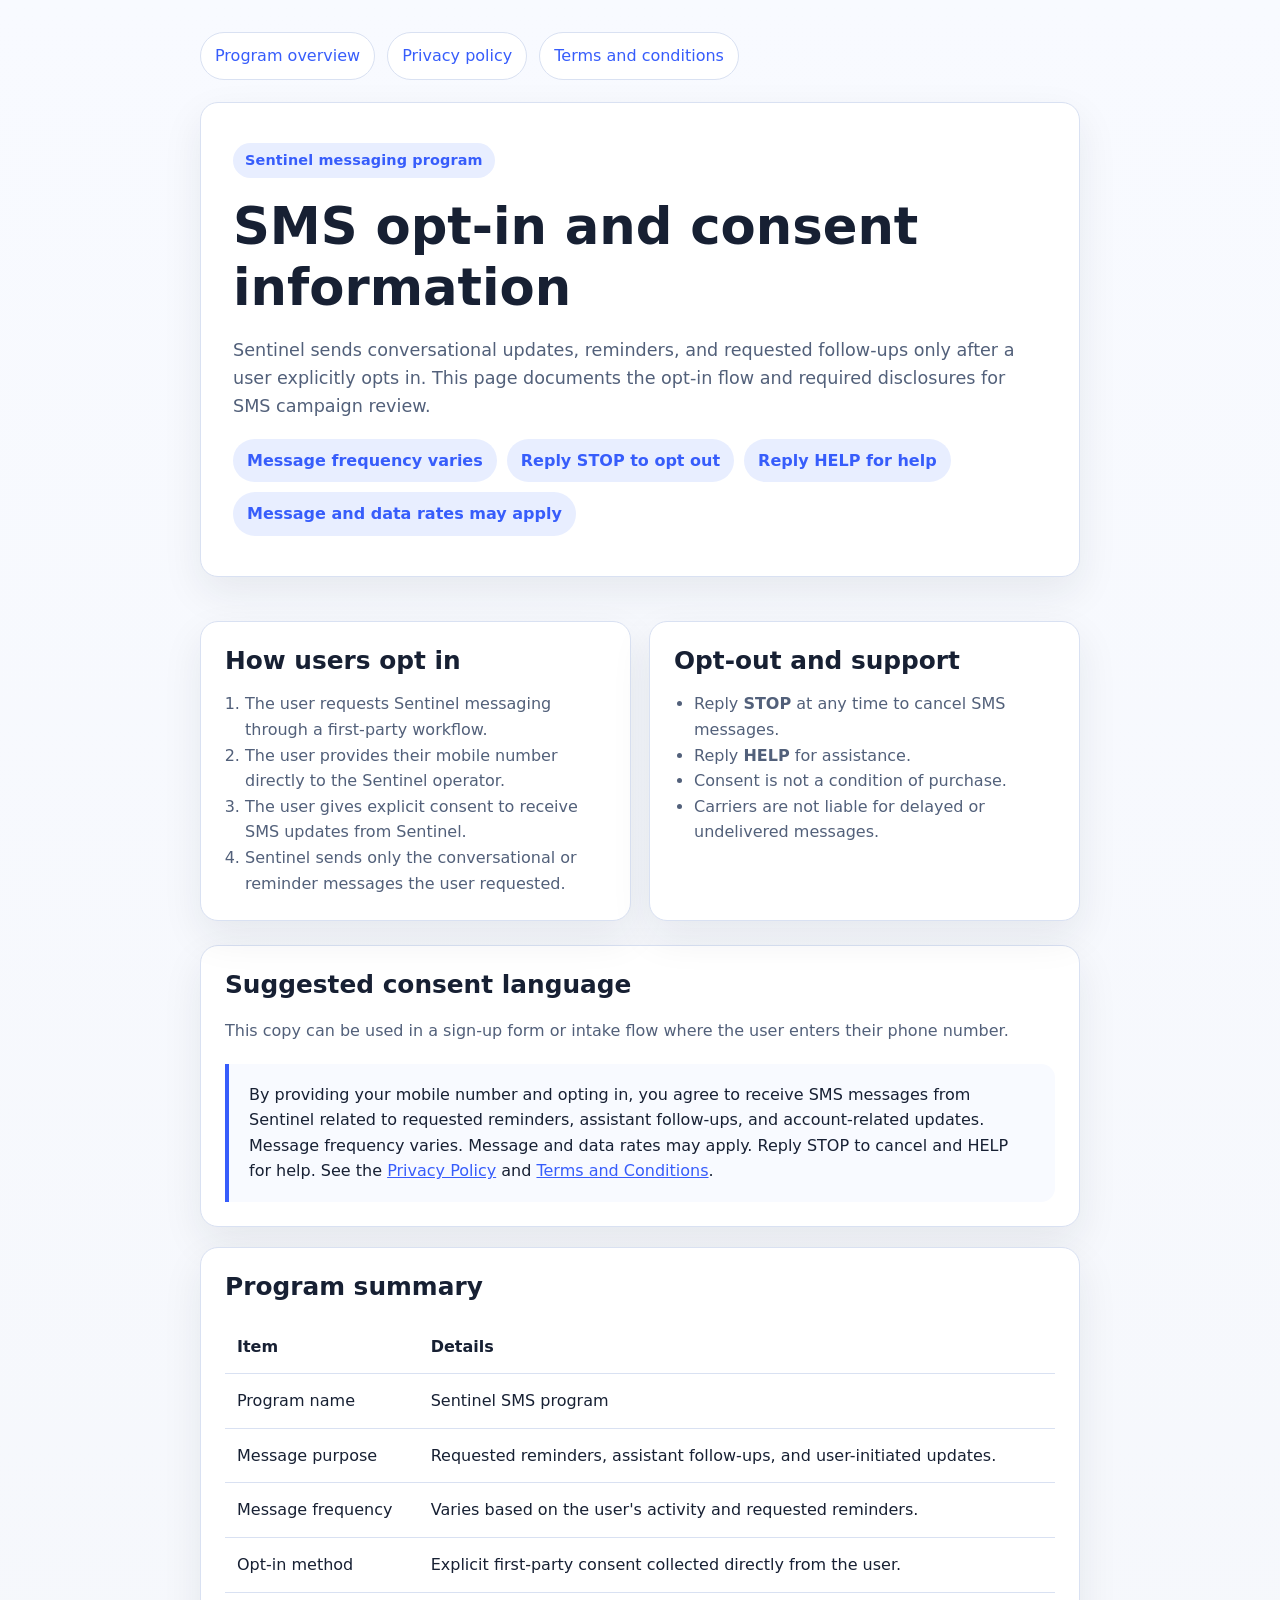
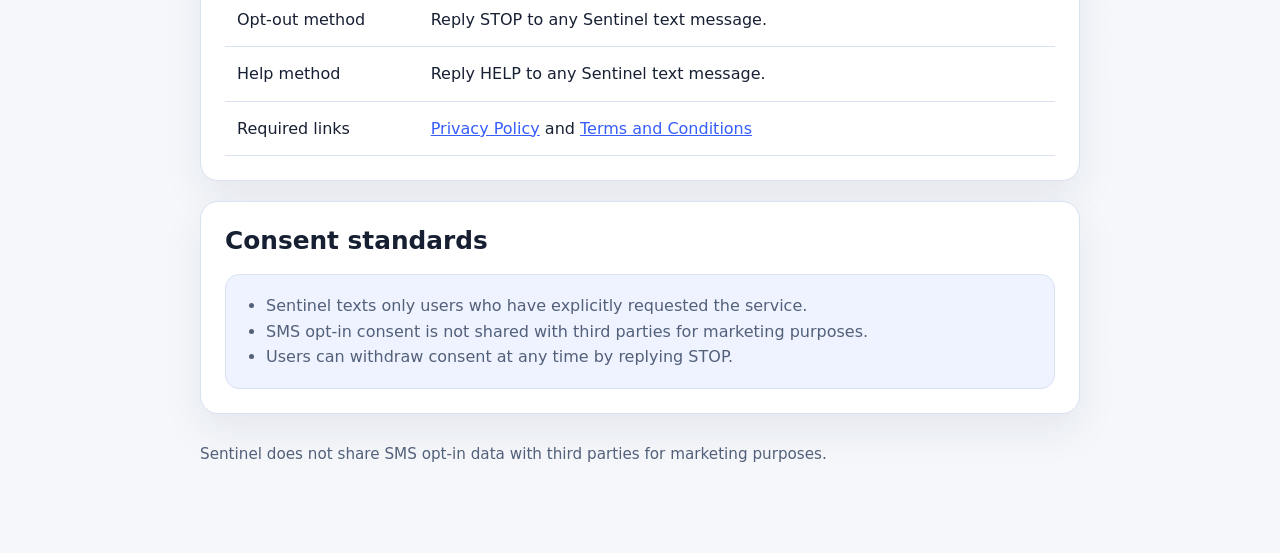
<file: index.html>
<!doctype html>
<html lang="en">
  <head>
    <meta charset="utf-8" />
    <meta name="viewport" content="width=device-width, initial-scale=1" />
    <title>Sentinel SMS Program</title>
    <meta
      name="description"
      content="Sentinel SMS opt-in, consent, help, and compliance information."
    />
    <link rel="stylesheet" href="./styles.css" />
  </head>
  <body>
    <main class="page">
      <nav class="nav" aria-label="Primary">
        <a href="./index.html">Program overview</a>
        <a href="./privacy.html">Privacy policy</a>
        <a href="./terms.html">Terms and conditions</a>
      </nav>

      <section class="hero">
        <div class="eyebrow">Sentinel messaging program</div>
        <h1>SMS opt-in and consent information</h1>
        <p class="lead">
          Sentinel sends conversational updates, reminders, and requested follow-ups only after a
          user explicitly opts in. This page documents the opt-in flow and required disclosures for
          SMS campaign review.
        </p>
        <div class="pill-row" aria-label="Program highlights">
          <span class="pill">Message frequency varies</span>
          <span class="pill">Reply STOP to opt out</span>
          <span class="pill">Reply HELP for help</span>
          <span class="pill">Message and data rates may apply</span>
        </div>
      </section>

      <section class="grid">
        <article class="card">
          <h2>How users opt in</h2>
          <ol class="list-tight">
            <li>The user requests Sentinel messaging through a first-party workflow.</li>
            <li>The user provides their mobile number directly to the Sentinel operator.</li>
            <li>The user gives explicit consent to receive SMS updates from Sentinel.</li>
            <li>Sentinel sends only the conversational or reminder messages the user requested.</li>
          </ol>
        </article>

        <article class="card">
          <h2>Opt-out and support</h2>
          <ul class="list-tight">
            <li>Reply <strong>STOP</strong> at any time to cancel SMS messages.</li>
            <li>Reply <strong>HELP</strong> for assistance.</li>
            <li>Consent is not a condition of purchase.</li>
            <li>Carriers are not liable for delayed or undelivered messages.</li>
          </ul>
        </article>
      </section>

      <section class="card stack">
        <h2>Suggested consent language</h2>
        <p>
          This copy can be used in a sign-up form or intake flow where the user enters their phone
          number.
        </p>
        <div class="consent-copy">
          By providing your mobile number and opting in, you agree to receive SMS messages from
          Sentinel related to requested reminders, assistant follow-ups, and account-related
          updates. Message frequency varies. Message and data rates may apply. Reply STOP to cancel
          and HELP for help. See the <a href="./privacy.html">Privacy Policy</a> and
          <a href="./terms.html">Terms and Conditions</a>.
        </div>
      </section>

      <section class="card stack">
        <h2>Program summary</h2>
        <div class="table-wrap">
          <table>
            <thead>
              <tr>
                <th scope="col">Item</th>
                <th scope="col">Details</th>
              </tr>
            </thead>
            <tbody>
              <tr>
                <td>Program name</td>
                <td>Sentinel SMS program</td>
              </tr>
              <tr>
                <td>Message purpose</td>
                <td>Requested reminders, assistant follow-ups, and user-initiated updates.</td>
              </tr>
              <tr>
                <td>Message frequency</td>
                <td>Varies based on the user's activity and requested reminders.</td>
              </tr>
              <tr>
                <td>Opt-in method</td>
                <td>Explicit first-party consent collected directly from the user.</td>
              </tr>
              <tr>
                <td>Opt-out method</td>
                <td>Reply STOP to any Sentinel text message.</td>
              </tr>
              <tr>
                <td>Help method</td>
                <td>Reply HELP to any Sentinel text message.</td>
              </tr>
              <tr>
                <td>Required links</td>
                <td>
                  <a href="./privacy.html">Privacy Policy</a> and
                  <a href="./terms.html">Terms and Conditions</a>
                </td>
              </tr>
            </tbody>
          </table>
        </div>
      </section>

      <section class="card stack">
        <h2>Consent standards</h2>
        <div class="callout">
          <ul class="list-tight">
            <li>Sentinel texts only users who have explicitly requested the service.</li>
            <li>SMS opt-in consent is not shared with third parties for marketing purposes.</li>
            <li>Users can withdraw consent at any time by replying STOP.</li>
          </ul>
        </div>
      </section>

      <p class="footer">
        Sentinel does not share SMS opt-in data with third parties for marketing purposes.
      </p>
    </main>
  </body>
</html>
</file>
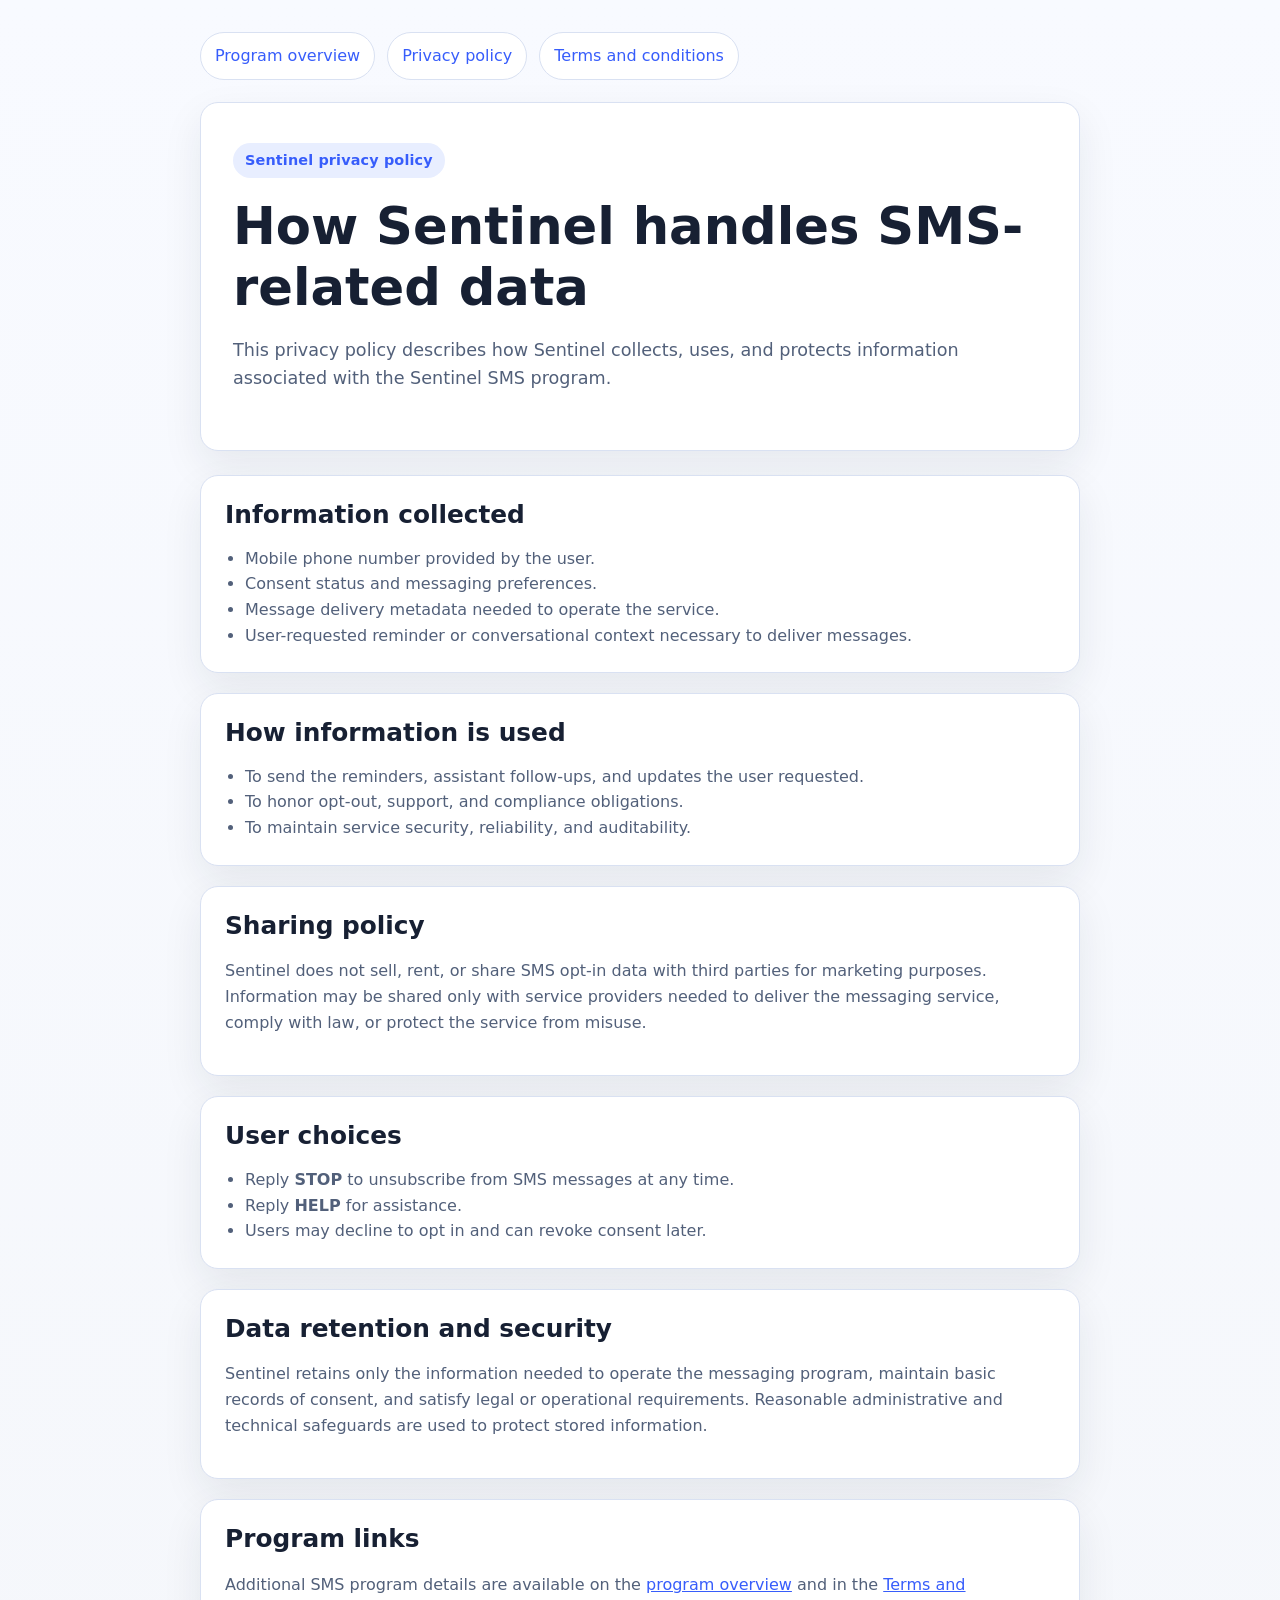
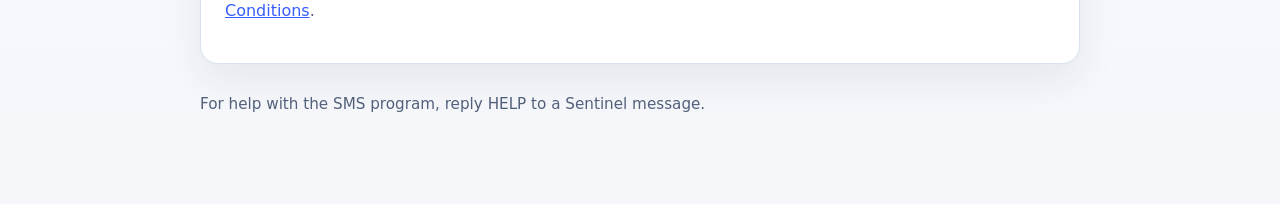
<file: privacy.html>
<!doctype html>
<html lang="en">
  <head>
    <meta charset="utf-8" />
    <meta name="viewport" content="width=device-width, initial-scale=1" />
    <title>Sentinel Privacy Policy</title>
    <meta
      name="description"
      content="Privacy policy for the Sentinel SMS messaging program."
    />
    <link rel="stylesheet" href="./styles.css" />
  </head>
  <body>
    <main class="page">
      <nav class="nav" aria-label="Primary">
        <a href="./index.html">Program overview</a>
        <a href="./privacy.html">Privacy policy</a>
        <a href="./terms.html">Terms and conditions</a>
      </nav>

      <section class="hero">
        <div class="eyebrow">Sentinel privacy policy</div>
        <h1>How Sentinel handles SMS-related data</h1>
        <p class="lead">
          This privacy policy describes how Sentinel collects, uses, and protects information
          associated with the Sentinel SMS program.
        </p>
      </section>

      <section class="card stack">
        <h2>Information collected</h2>
        <ul class="list-tight">
          <li>Mobile phone number provided by the user.</li>
          <li>Consent status and messaging preferences.</li>
          <li>Message delivery metadata needed to operate the service.</li>
          <li>User-requested reminder or conversational context necessary to deliver messages.</li>
        </ul>
      </section>

      <section class="card stack">
        <h2>How information is used</h2>
        <ul class="list-tight">
          <li>To send the reminders, assistant follow-ups, and updates the user requested.</li>
          <li>To honor opt-out, support, and compliance obligations.</li>
          <li>To maintain service security, reliability, and auditability.</li>
        </ul>
      </section>

      <section class="card stack">
        <h2>Sharing policy</h2>
        <p>
          Sentinel does not sell, rent, or share SMS opt-in data with third parties for marketing
          purposes. Information may be shared only with service providers needed to deliver the
          messaging service, comply with law, or protect the service from misuse.
        </p>
      </section>

      <section class="card stack">
        <h2>User choices</h2>
        <ul class="list-tight">
          <li>Reply <strong>STOP</strong> to unsubscribe from SMS messages at any time.</li>
          <li>Reply <strong>HELP</strong> for assistance.</li>
          <li>Users may decline to opt in and can revoke consent later.</li>
        </ul>
      </section>

      <section class="card stack">
        <h2>Data retention and security</h2>
        <p>
          Sentinel retains only the information needed to operate the messaging program, maintain
          basic records of consent, and satisfy legal or operational requirements. Reasonable
          administrative and technical safeguards are used to protect stored information.
        </p>
      </section>

      <section class="card stack">
        <h2>Program links</h2>
        <p>
          Additional SMS program details are available on the
          <a href="./index.html">program overview</a> and in the
          <a href="./terms.html">Terms and Conditions</a>.
        </p>
      </section>

      <p class="footer">For help with the SMS program, reply HELP to a Sentinel message.</p>
    </main>
  </body>
</html>
</file>
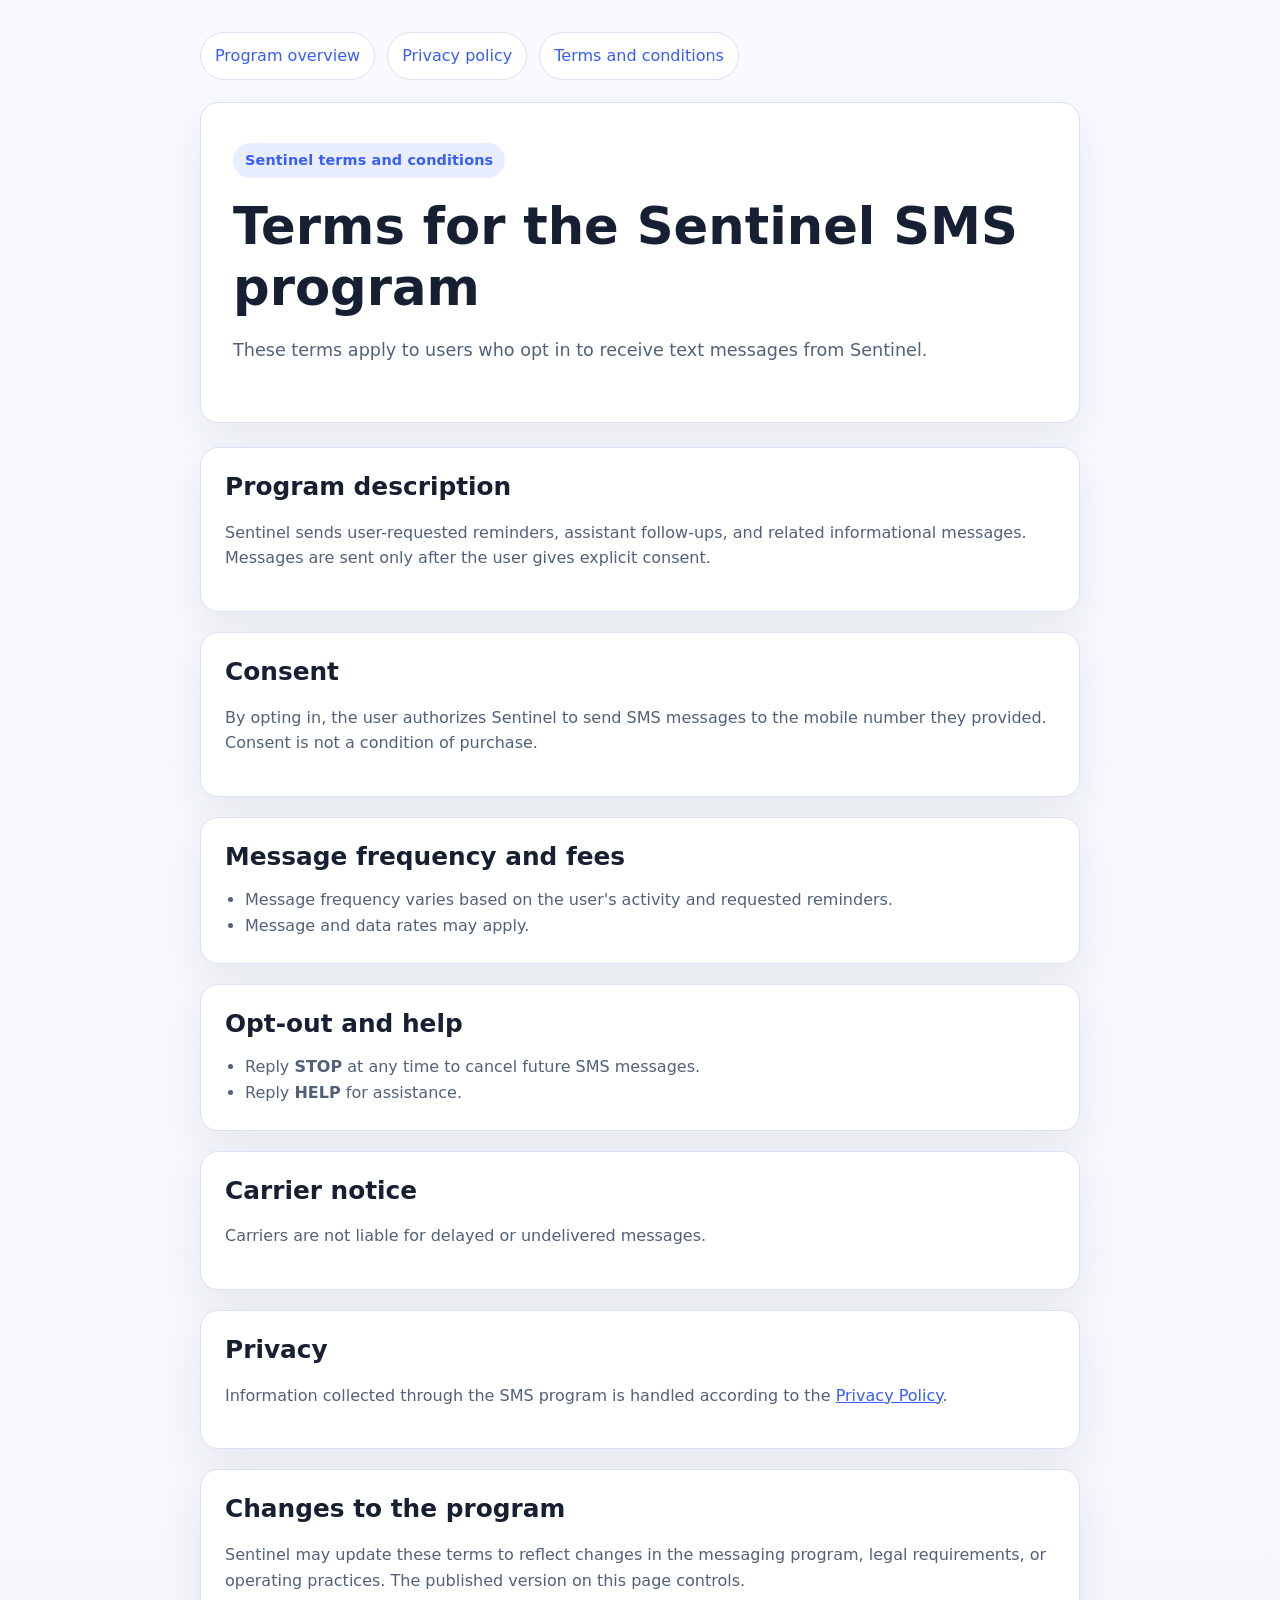
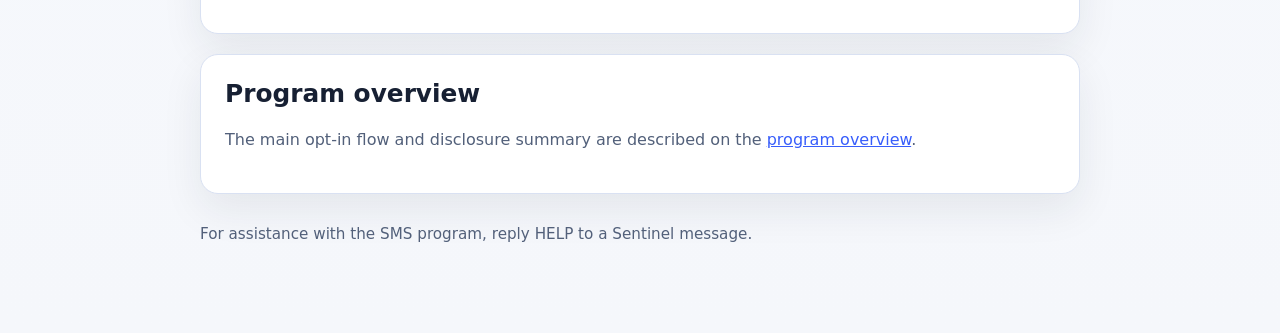
<file: terms.html>
<!doctype html>
<html lang="en">
  <head>
    <meta charset="utf-8" />
    <meta name="viewport" content="width=device-width, initial-scale=1" />
    <title>Sentinel Terms and Conditions</title>
    <meta
      name="description"
      content="Terms and conditions for the Sentinel SMS messaging program."
    />
    <link rel="stylesheet" href="./styles.css" />
  </head>
  <body>
    <main class="page">
      <nav class="nav" aria-label="Primary">
        <a href="./index.html">Program overview</a>
        <a href="./privacy.html">Privacy policy</a>
        <a href="./terms.html">Terms and conditions</a>
      </nav>

      <section class="hero">
        <div class="eyebrow">Sentinel terms and conditions</div>
        <h1>Terms for the Sentinel SMS program</h1>
        <p class="lead">
          These terms apply to users who opt in to receive text messages from Sentinel.
        </p>
      </section>

      <section class="card stack">
        <h2>Program description</h2>
        <p>
          Sentinel sends user-requested reminders, assistant follow-ups, and related informational
          messages. Messages are sent only after the user gives explicit consent.
        </p>
      </section>

      <section class="card stack">
        <h2>Consent</h2>
        <p>
          By opting in, the user authorizes Sentinel to send SMS messages to the mobile number they
          provided. Consent is not a condition of purchase.
        </p>
      </section>

      <section class="card stack">
        <h2>Message frequency and fees</h2>
        <ul class="list-tight">
          <li>Message frequency varies based on the user's activity and requested reminders.</li>
          <li>Message and data rates may apply.</li>
        </ul>
      </section>

      <section class="card stack">
        <h2>Opt-out and help</h2>
        <ul class="list-tight">
          <li>Reply <strong>STOP</strong> at any time to cancel future SMS messages.</li>
          <li>Reply <strong>HELP</strong> for assistance.</li>
        </ul>
      </section>

      <section class="card stack">
        <h2>Carrier notice</h2>
        <p>Carriers are not liable for delayed or undelivered messages.</p>
      </section>

      <section class="card stack">
        <h2>Privacy</h2>
        <p>
          Information collected through the SMS program is handled according to the
          <a href="./privacy.html">Privacy Policy</a>.
        </p>
      </section>

      <section class="card stack">
        <h2>Changes to the program</h2>
        <p>
          Sentinel may update these terms to reflect changes in the messaging program, legal
          requirements, or operating practices. The published version on this page controls.
        </p>
      </section>

      <section class="card stack">
        <h2>Program overview</h2>
        <p>
          The main opt-in flow and disclosure summary are described on the
          <a href="./index.html">program overview</a>.
        </p>
      </section>

      <p class="footer">For assistance with the SMS program, reply HELP to a Sentinel message.</p>
    </main>
  </body>
</html>
</file>
<file: styles.css>
:root {
  color-scheme: light;
  --bg: #f5f7fb;
  --surface: #ffffff;
  --surface-alt: #eef3ff;
  --text: #172033;
  --muted: #52607a;
  --border: #d9e1f2;
  --accent: #375dfb;
  --accent-soft: #e8eeff;
  --success: #0f9d58;
  --max-width: 920px;
  --radius: 18px;
  --shadow: 0 16px 40px rgba(23, 32, 51, 0.08);
}

* {
  box-sizing: border-box;
}

body {
  margin: 0;
  font-family: Inter, ui-sans-serif, system-ui, -apple-system, BlinkMacSystemFont, "Segoe UI", sans-serif;
  background: linear-gradient(180deg, #f8faff 0%, var(--bg) 100%);
  color: var(--text);
  line-height: 1.6;
}

a {
  color: var(--accent);
}

.page {
  max-width: var(--max-width);
  margin: 0 auto;
  padding: 32px 20px 72px;
}

.hero,
.card {
  background: var(--surface);
  border: 1px solid var(--border);
  border-radius: var(--radius);
  box-shadow: var(--shadow);
}

.hero {
  padding: 40px 32px;
  margin-bottom: 24px;
}

.eyebrow {
  display: inline-flex;
  align-items: center;
  gap: 8px;
  padding: 6px 12px;
  border-radius: 999px;
  background: var(--accent-soft);
  color: var(--accent);
  font-size: 0.9rem;
  font-weight: 700;
  letter-spacing: 0.01em;
}

h1,
h2,
h3 {
  line-height: 1.2;
  margin: 0 0 16px;
}

h1 {
  font-size: clamp(2rem, 4vw, 3.35rem);
  margin-top: 18px;
}

h2 {
  font-size: 1.55rem;
}

h3 {
  font-size: 1.1rem;
}

p,
li {
  color: var(--muted);
}

.lead {
  font-size: 1.1rem;
  max-width: 50rem;
}

.grid {
  display: grid;
  grid-template-columns: repeat(auto-fit, minmax(240px, 1fr));
  gap: 18px;
  margin: 24px 0;
}

.card {
  padding: 24px;
  margin-top: 20px;
}

.stack > * + * {
  margin-top: 18px;
}

.list-tight {
  padding-left: 20px;
  margin: 0;
}

.callout {
  padding: 18px 20px;
  border-radius: 14px;
  border: 1px solid var(--border);
  background: var(--surface-alt);
}

.consent-copy {
  border-left: 4px solid var(--accent);
  padding: 18px 20px;
  margin-top: 20px;
  background: #f8faff;
  border-radius: 0 14px 14px 0;
}

.pill-row {
  display: flex;
  flex-wrap: wrap;
  gap: 10px;
  margin-top: 18px;
}

.pill {
  border-radius: 999px;
  padding: 9px 14px;
  background: var(--accent-soft);
  color: var(--accent);
  font-weight: 600;
}

.table-wrap {
  overflow-x: auto;
}

table {
  width: 100%;
  border-collapse: collapse;
}

th,
td {
  text-align: left;
  padding: 14px 12px;
  border-bottom: 1px solid var(--border);
  vertical-align: top;
}

th {
  color: var(--text);
}

.footer {
  margin-top: 28px;
  color: var(--muted);
  font-size: 0.95rem;
}

.nav {
  display: flex;
  flex-wrap: wrap;
  gap: 12px;
  margin-bottom: 22px;
}

.nav a {
  text-decoration: none;
  padding: 10px 14px;
  border-radius: 999px;
  background: var(--surface);
  border: 1px solid var(--border);
}

.note {
  color: var(--success);
  font-weight: 600;
}

@media (max-width: 640px) {
  .hero,
  .card {
    padding: 24px 20px;
  }
}
</file>
